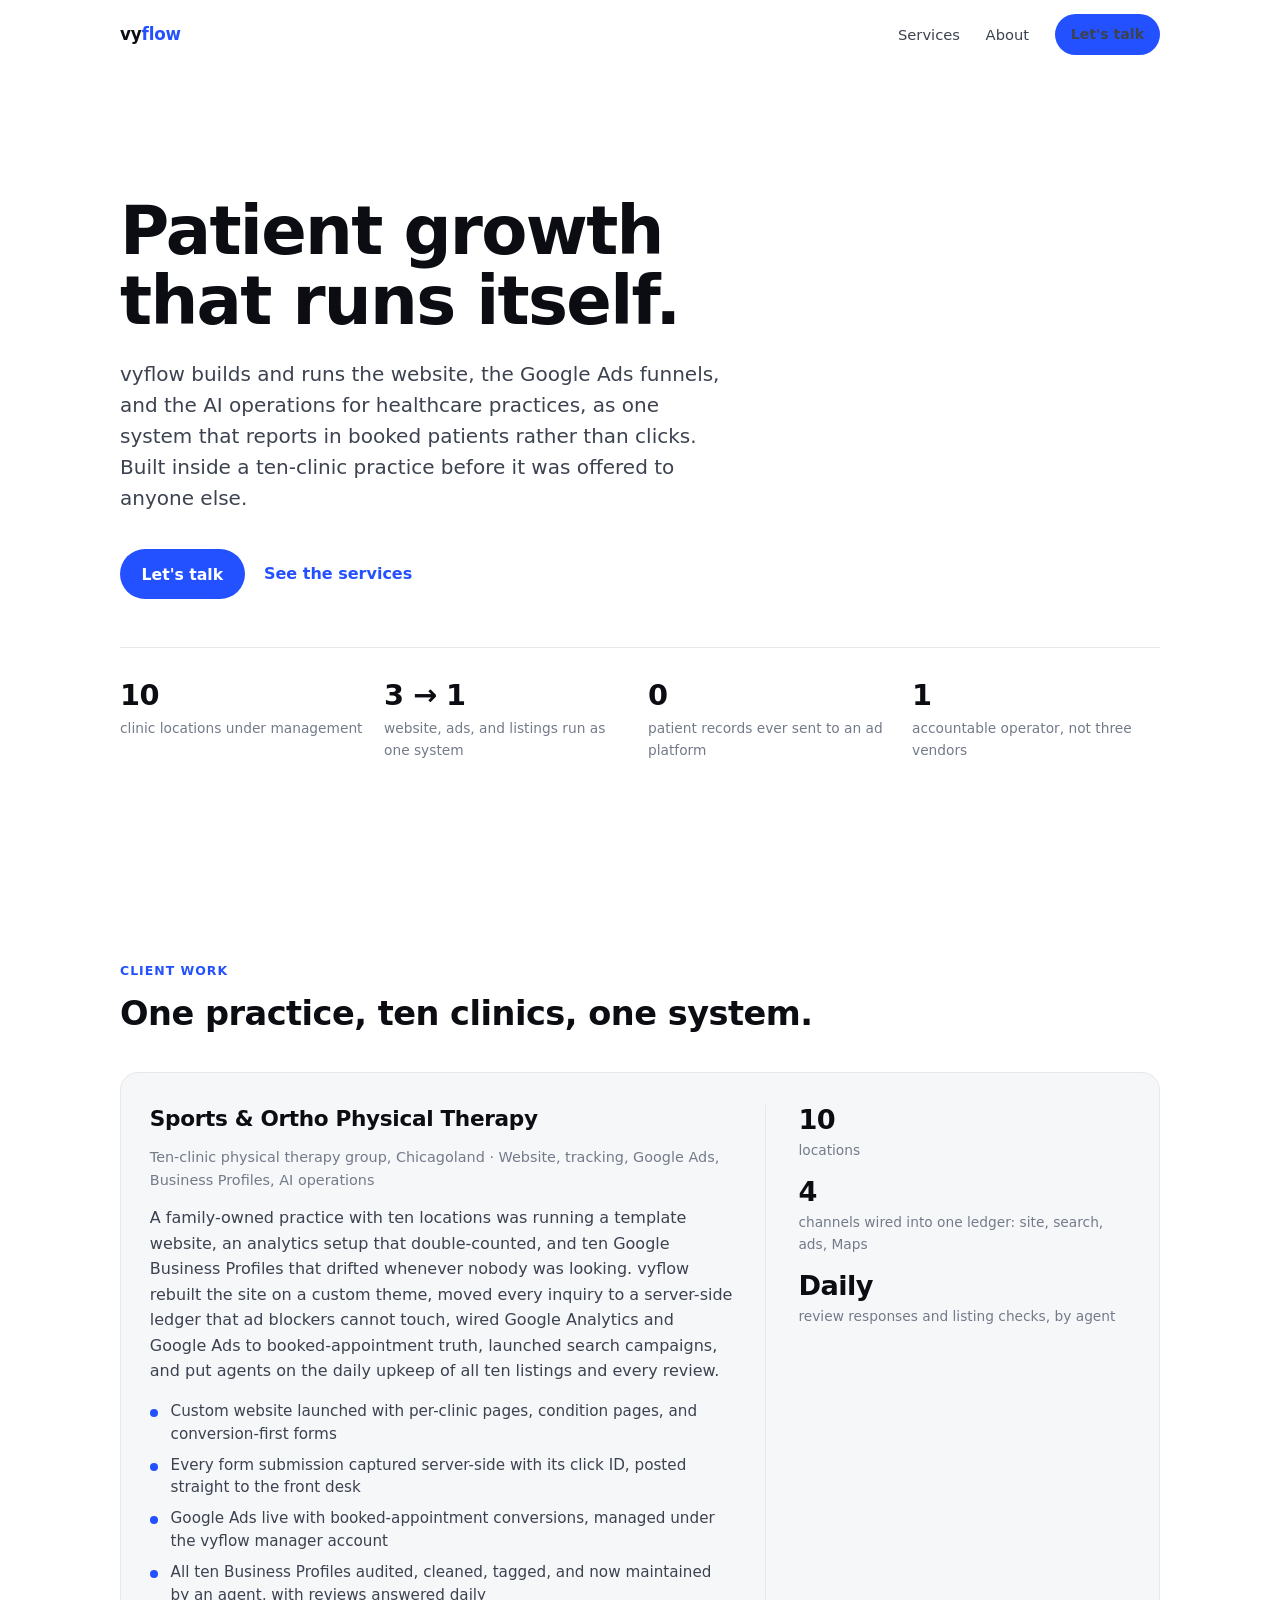
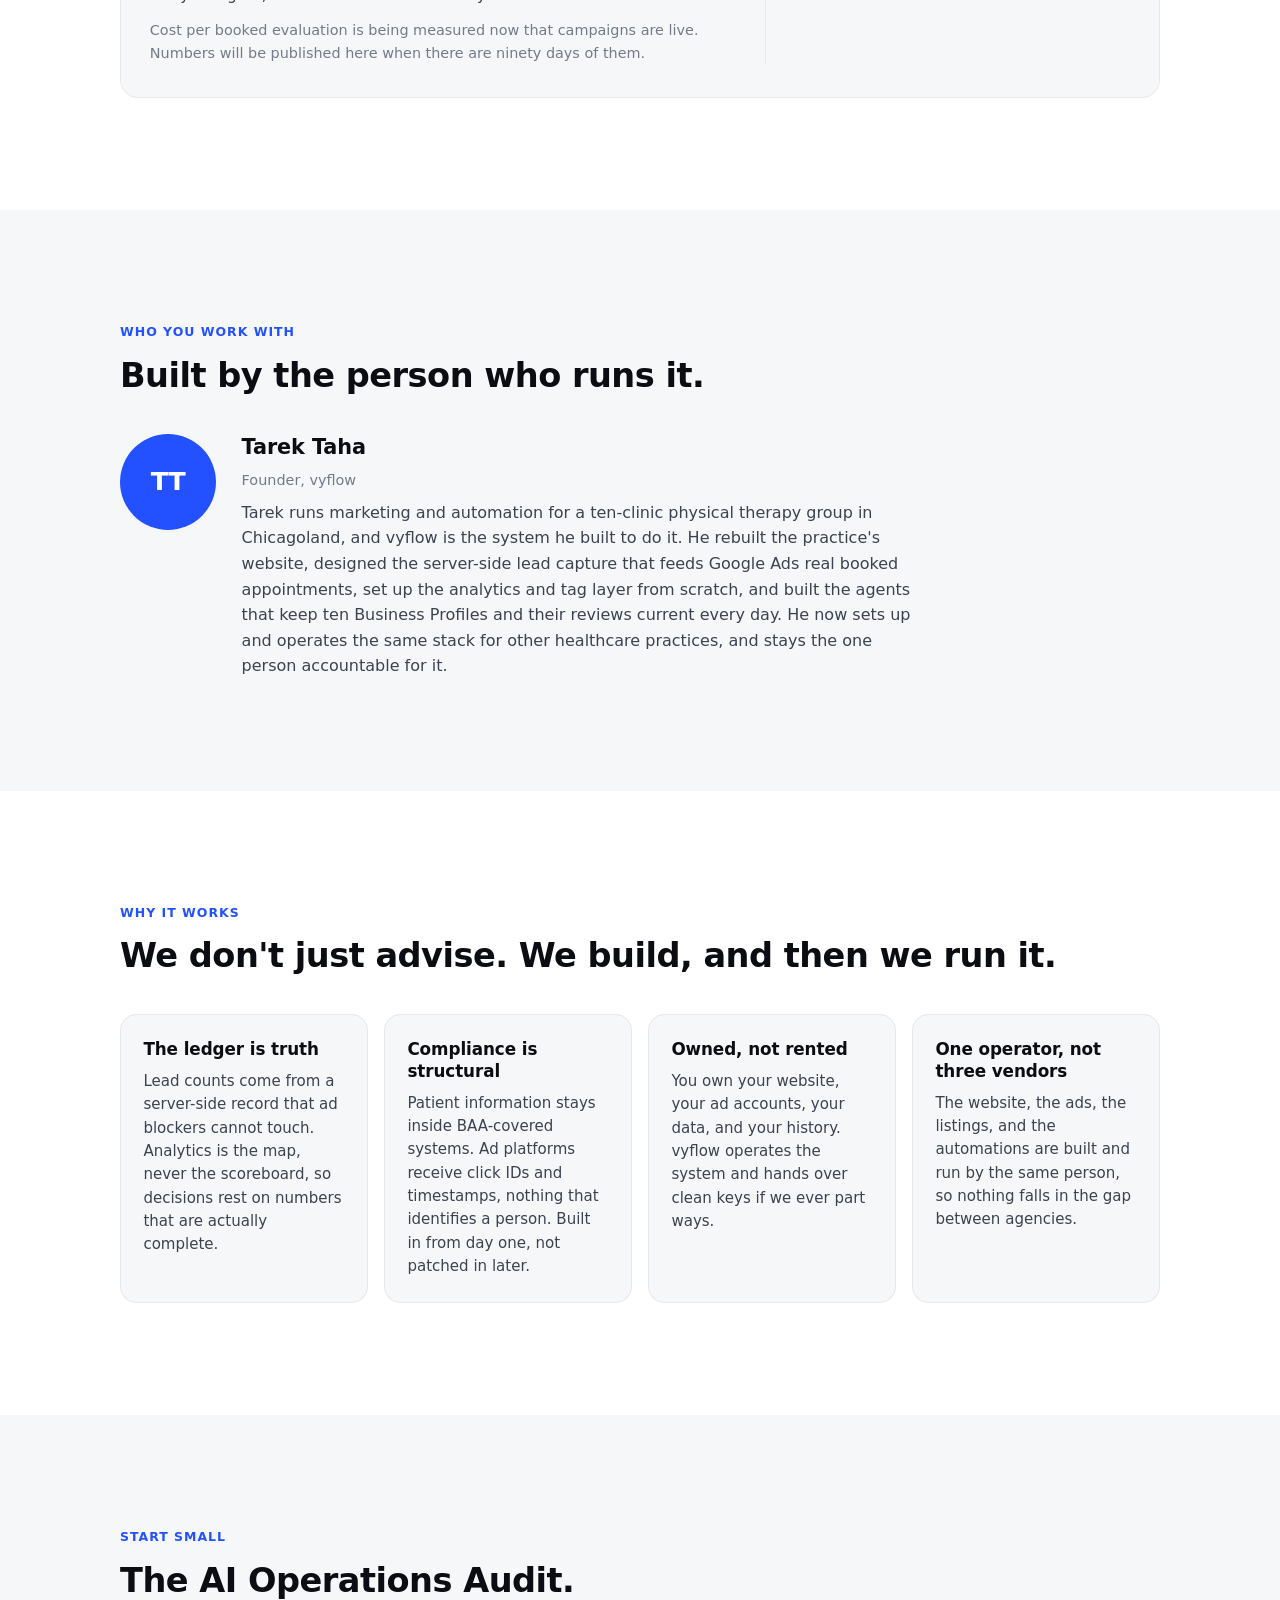
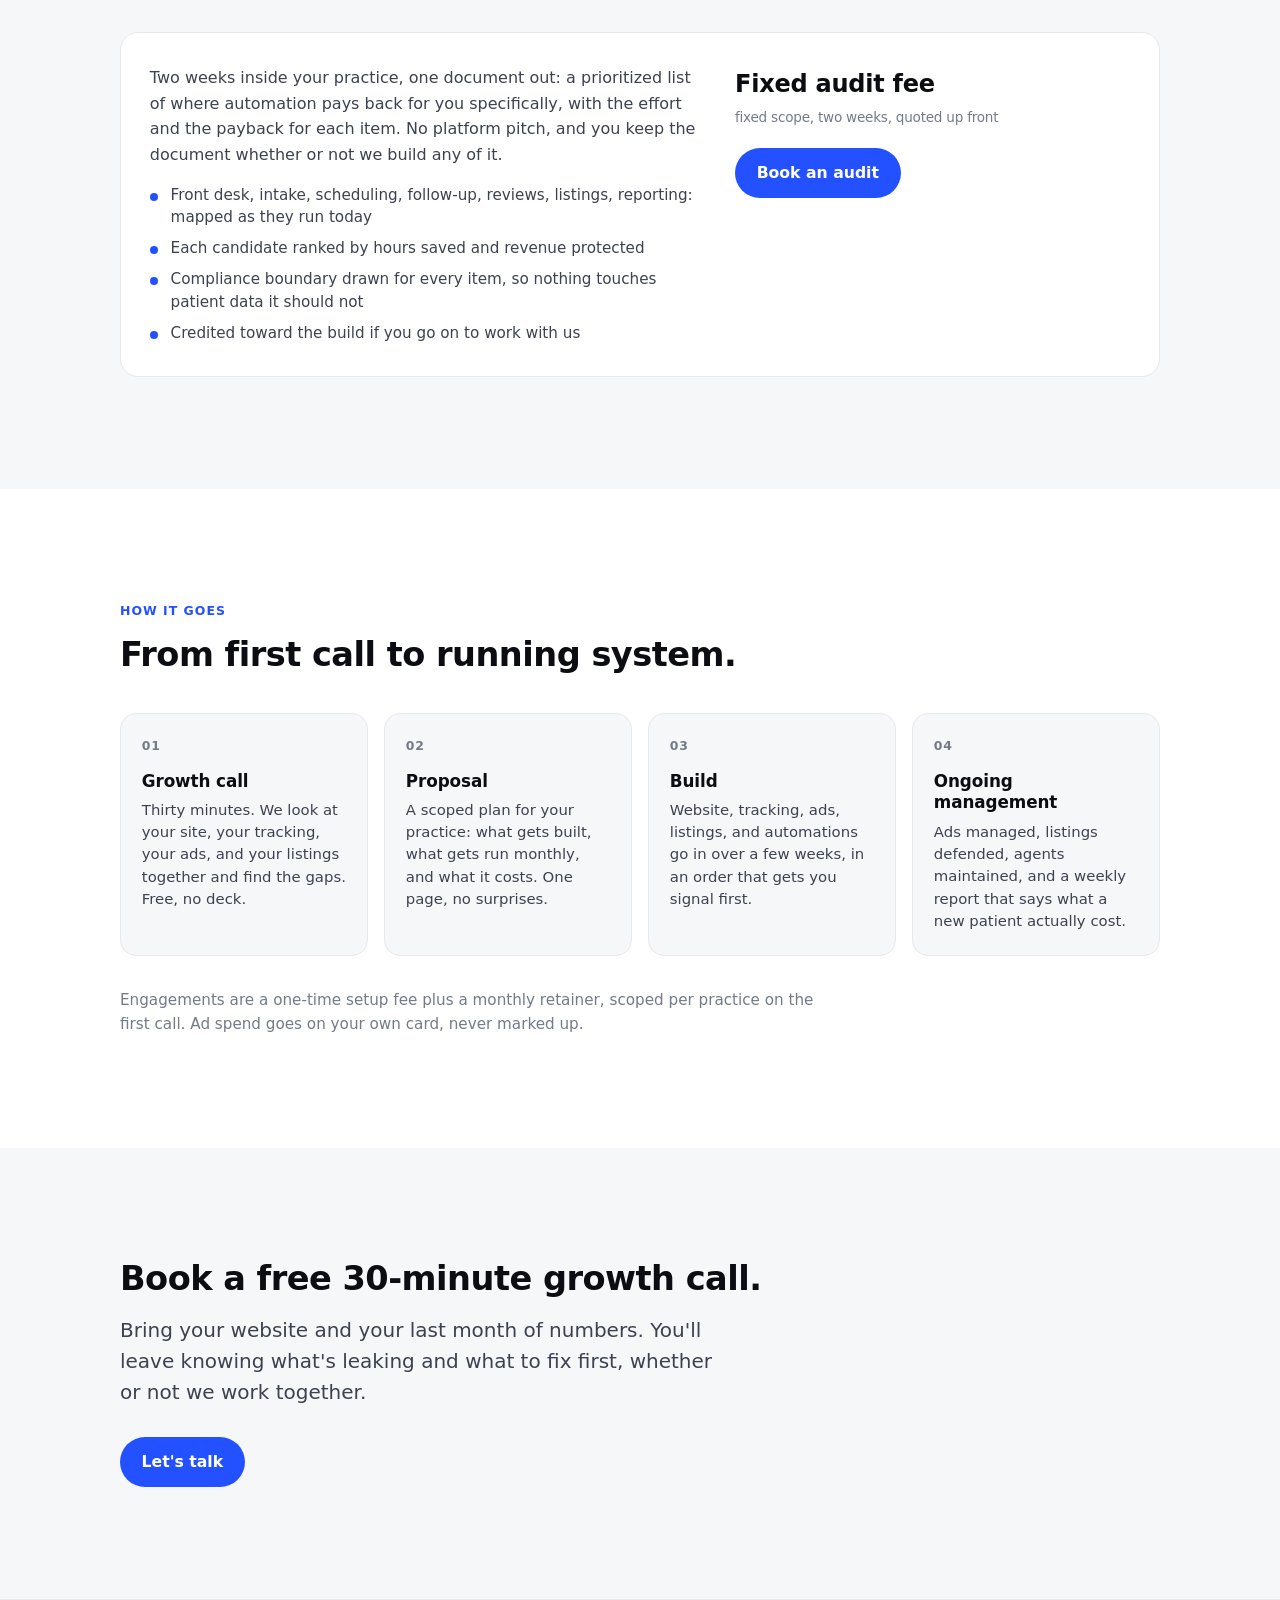
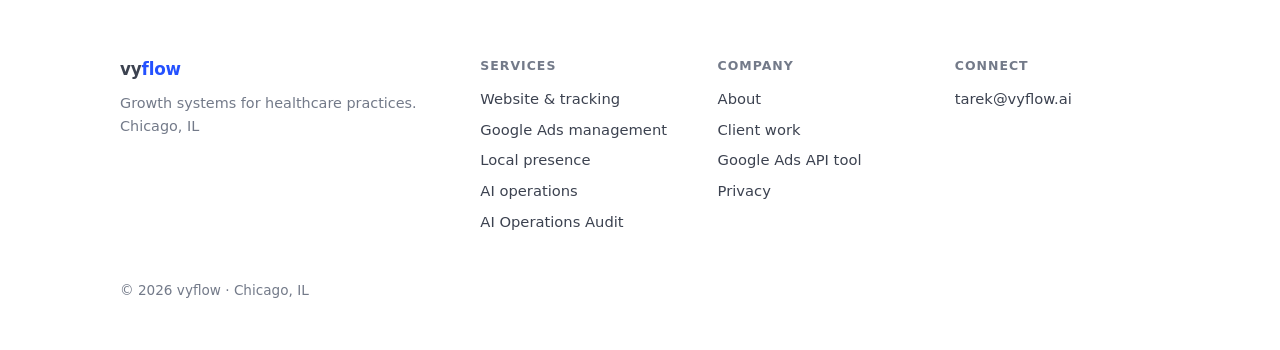
<file: index.html>
<!doctype html>
<html lang="en">
<head>
<meta charset="utf-8">
<meta name="viewport" content="width=device-width, initial-scale=1">
<title>vyflow · Patient growth that runs itself</title>
<meta name="description" content="vyflow builds and runs the website, the Google Ads funnels, and the AI operations for healthcare practices, as one system that reports in booked patients.">
<link rel="stylesheet" href="/site.css">
</head>
<body>

<nav class="nav" id="nav">
  <div class="nav-inner">
    <a class="logo" href="/">vy<span>flow</span></a>
    <div class="nav-links">
      <a href="/services.html">Services</a>
      <a href="/#about">About</a>
      <a class="btn small" href="mailto:tarek@vyflow.ai?subject=Let%27s%20talk">Let's talk</a>
    </div>
  </div>
</nav>

<header class="hero">
  <div class="wrap">
    <h1 class="reveal">Patient growth that runs itself.</h1>
    <p class="lead reveal d1">vyflow builds and runs the website, the Google Ads funnels, and the AI operations for healthcare practices, as one system that reports in booked patients rather than clicks. Built inside a ten-clinic practice before it was offered to anyone else.</p>
    <div class="btn-row reveal d2">
      <a class="btn" href="mailto:tarek@vyflow.ai?subject=Let%27s%20talk">Let's talk</a>
      <a class="quiet" href="/services.html">See the services</a>
    </div>
    <div class="stats reveal d2">
      <div class="stat"><span class="v">10</span><span class="k">clinic locations under management</span></div>
      <div class="stat"><span class="v">3 → 1</span><span class="k">website, ads, and listings run as one system</span></div>
      <div class="stat"><span class="v">0</span><span class="k">patient records ever sent to an ad platform</span></div>
      <div class="stat"><span class="v">1</span><span class="k">accountable operator, not three vendors</span></div>
    </div>
  </div>
</header>

<section id="work">
  <div class="wrap">
    <div class="eyebrow">Client work</div>
    <h2>One practice, ten clinics, one system.</h2>
    <div class="case">
      <div class="case-body">
        <h3>Sports &amp; Ortho Physical Therapy</h3>
        <p class="meta">Ten-clinic physical therapy group, Chicagoland · Website, tracking, Google Ads, Business Profiles, AI operations</p>
        <p>A family-owned practice with ten locations was running a template website, an analytics setup that double-counted, and ten Google Business Profiles that drifted whenever nobody was looking. vyflow rebuilt the site on a custom theme, moved every inquiry to a server-side ledger that ad blockers cannot touch, wired Google Analytics and Google Ads to booked-appointment truth, launched search campaigns, and put agents on the daily upkeep of all ten listings and every review.</p>
        <ul class="ticks">
          <li>Custom website launched with per-clinic pages, condition pages, and conversion-first forms</li>
          <li>Every form submission captured server-side with its click ID, posted straight to the front desk</li>
          <li>Google Ads live with booked-appointment conversions, managed under the vyflow manager account</li>
          <li>All ten Business Profiles audited, cleaned, tagged, and now maintained by an agent, with reviews answered daily</li>
        </ul>
        <p class="meta">Cost per booked evaluation is being measured now that campaigns are live. Numbers will be published here when there are ninety days of them.</p>
      </div>
      <div class="case-side">
        <div class="case-stat"><span class="v">10</span><span class="k">locations</span></div>
        <div class="case-stat"><span class="v">4</span><span class="k">channels wired into one ledger: site, search, ads, Maps</span></div>
        <div class="case-stat"><span class="v">Daily</span><span class="k">review responses and listing checks, by agent</span></div>
      </div>
    </div>
  </div>
</section>

<section id="about" class="alt">
  <div class="wrap">
    <div class="eyebrow">Who you work with</div>
    <h2>Built by the person who runs it.</h2>
    <div class="team">
      <div class="person">
        <div class="avatar" aria-hidden="true">TT</div>
        <div>
          <h3>Tarek Taha</h3>
          <p class="meta">Founder, vyflow</p>
          <p>Tarek runs marketing and automation for a ten-clinic physical therapy group in Chicagoland, and vyflow is the system he built to do it. He rebuilt the practice's website, designed the server-side lead capture that feeds Google Ads real booked appointments, set up the analytics and tag layer from scratch, and built the agents that keep ten Business Profiles and their reviews current every day. He now sets up and operates the same stack for other healthcare practices, and stays the one person accountable for it.</p>
        </div>
      </div>
    </div>
  </div>
</section>

<section id="build">
  <div class="wrap">
    <div class="eyebrow">Why it works</div>
    <h2>We don't just advise. We build, and then we run it.</h2>
    <div class="grid">
      <div class="card">
        <h3>The ledger is truth</h3>
        <p>Lead counts come from a server-side record that ad blockers cannot touch. Analytics is the map, never the scoreboard, so decisions rest on numbers that are actually complete.</p>
      </div>
      <div class="card">
        <h3>Compliance is structural</h3>
        <p>Patient information stays inside BAA-covered systems. Ad platforms receive click IDs and timestamps, nothing that identifies a person. Built in from day one, not patched in later.</p>
      </div>
      <div class="card">
        <h3>Owned, not rented</h3>
        <p>You own your website, your ad accounts, your data, and your history. vyflow operates the system and hands over clean keys if we ever part ways.</p>
      </div>
      <div class="card">
        <h3>One operator, not three vendors</h3>
        <p>The website, the ads, the listings, and the automations are built and run by the same person, so nothing falls in the gap between agencies.</p>
      </div>
    </div>
  </div>
</section>

<section id="audit" class="alt">
  <div class="wrap">
    <div class="eyebrow">Start small</div>
    <h2>The AI Operations Audit.</h2>
    <div class="offer">
      <div>
        <p>Two weeks inside your practice, one document out: a prioritized list of where automation pays back for you specifically, with the effort and the payback for each item. No platform pitch, and you keep the document whether or not we build any of it.</p>
        <ul class="ticks">
          <li>Front desk, intake, scheduling, follow-up, reviews, listings, reporting: mapped as they run today</li>
          <li>Each candidate ranked by hours saved and revenue protected</li>
          <li>Compliance boundary drawn for every item, so nothing touches patient data it should not</li>
          <li>Credited toward the build if you go on to work with us</li>
        </ul>
      </div>
      <div>
        <div class="price">Fixed audit fee<small>fixed scope, two weeks, quoted up front</small></div>
        <p style="margin-top:1.2rem"><a class="btn" href="mailto:tarek@vyflow.ai?subject=AI%20Operations%20Audit">Book an audit</a></p>
      </div>
    </div>
  </div>
</section>

<section id="process">
  <div class="wrap">
    <div class="eyebrow">How it goes</div>
    <h2>From first call to running system.</h2>
    <ol class="steps">
      <li><h3>Growth call</h3><p>Thirty minutes. We look at your site, your tracking, your ads, and your listings together and find the gaps. Free, no deck.</p></li>
      <li><h3>Proposal</h3><p>A scoped plan for your practice: what gets built, what gets run monthly, and what it costs. One page, no surprises.</p></li>
      <li><h3>Build</h3><p>Website, tracking, ads, listings, and automations go in over a few weeks, in an order that gets you signal first.</p></li>
      <li><h3>Ongoing management</h3><p>Ads managed, listings defended, agents maintained, and a weekly report that says what a new patient actually cost.</p></li>
    </ol>
    <p class="engage">Engagements are a one-time setup fee plus a monthly retainer, scoped per practice on the first call. Ad spend goes on your own card, never marked up.</p>
  </div>
</section>

<section id="cta" class="final">
  <div class="wrap">
    <h2>Book a free 30-minute growth call.</h2>
    <p class="lead">Bring your website and your last month of numbers. You'll leave knowing what's leaking and what to fix first, whether or not we work together.</p>
    <p style="margin-top:1.8rem"><a class="btn" href="mailto:tarek@vyflow.ai?subject=Growth%20call">Let's talk</a></p>
  </div>
</section>

<footer>
  <div class="wrap foot-cols">
    <div>
      <a class="logo" href="/">vy<span>flow</span></a>
      <p class="meta" style="margin-top:0.6rem">Growth systems for healthcare practices.<br>Chicago, IL</p>
    </div>
    <div>
      <h4>Services</h4>
      <a href="/services.html#website">Website &amp; tracking</a>
      <a href="/services.html#ads">Google Ads management</a>
      <a href="/services.html#local">Local presence</a>
      <a href="/services.html#ai">AI operations</a>
      <a href="/services.html#audit">AI Operations Audit</a>
    </div>
    <div>
      <h4>Company</h4>
      <a href="/#about">About</a>
      <a href="/#work">Client work</a>
      <a href="/google-ads-api.html">Google Ads API tool</a>
      <a href="/privacy.html">Privacy</a>
    </div>
    <div>
      <h4>Connect</h4>
      <a href="mailto:tarek@vyflow.ai">tarek@vyflow.ai</a>
    </div>
  </div>
  <div class="wrap copy">© 2026 vyflow · Chicago, IL</div>
</footer>

<script>
  const nav = document.getElementById('nav');
  addEventListener('scroll', () => nav.classList.toggle('is-scrolled', scrollY > 8), { passive: true });
</script>
</body>
</html>
</file>
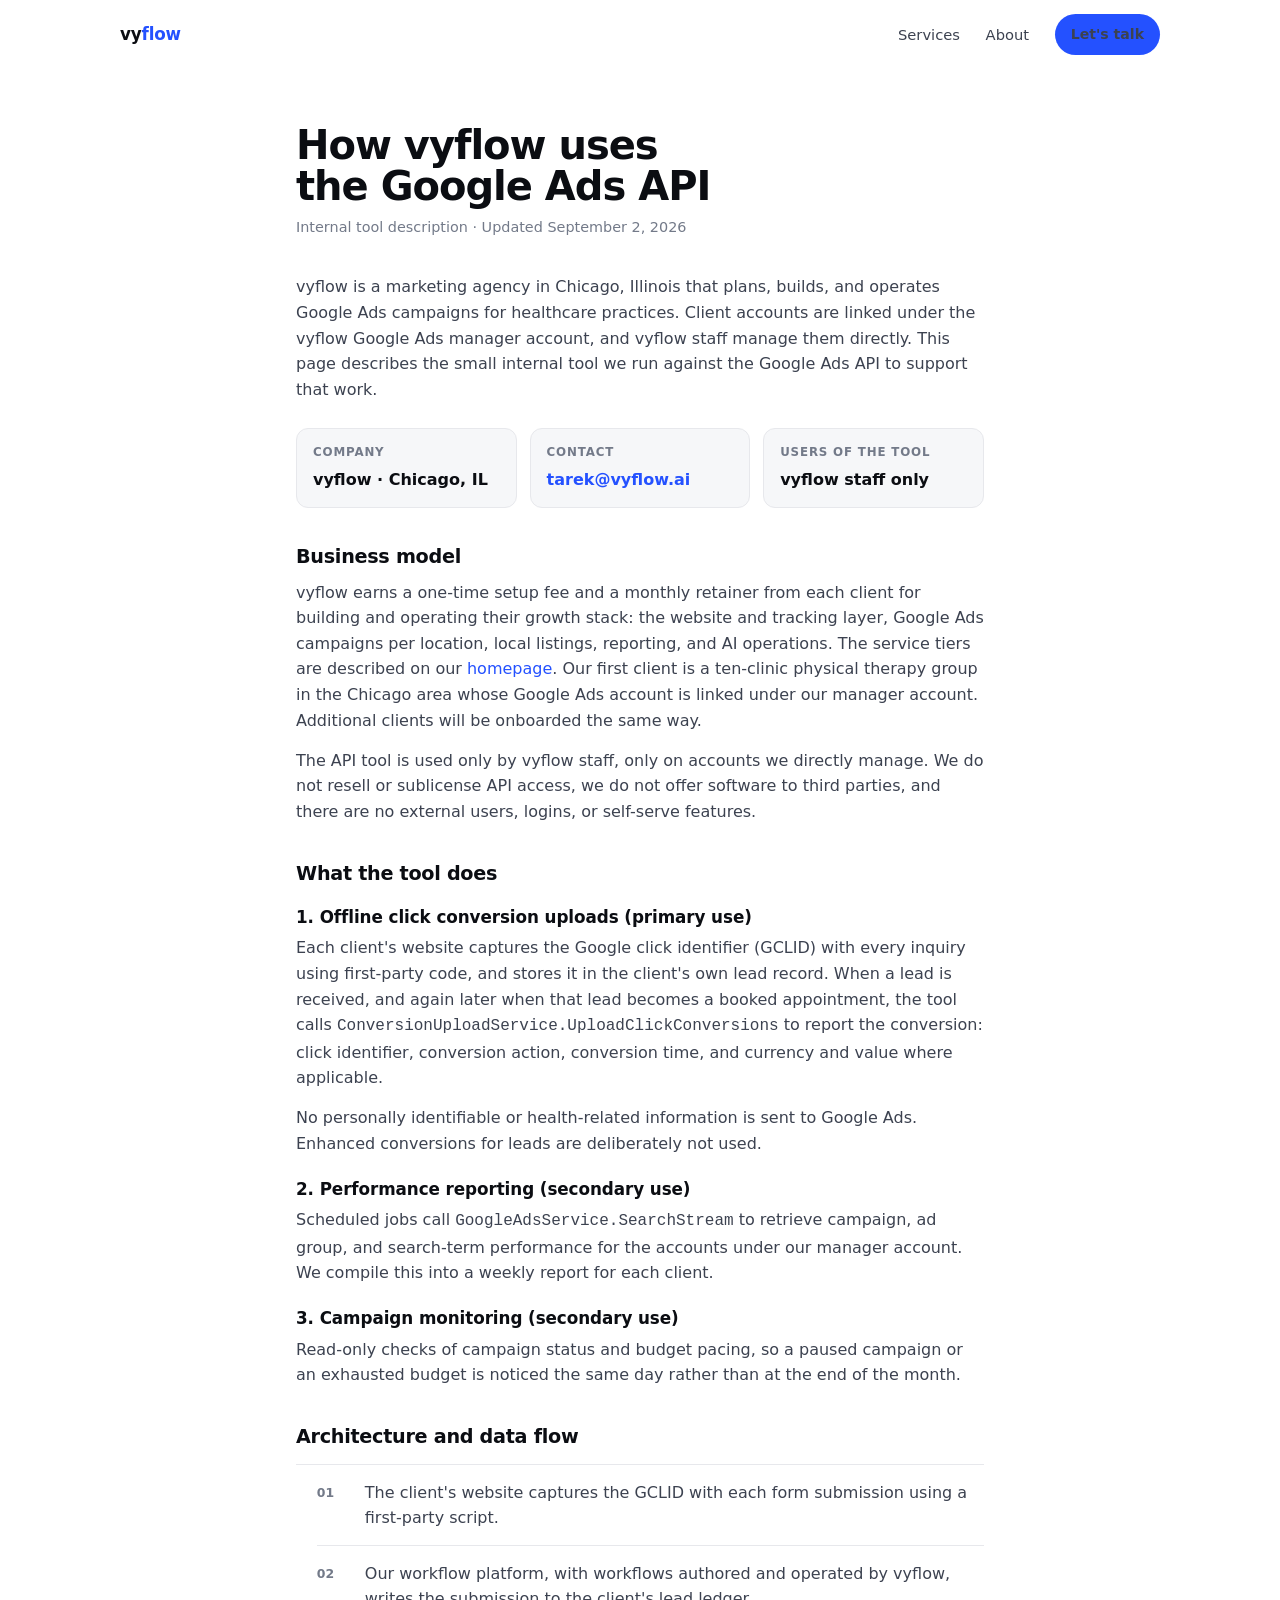
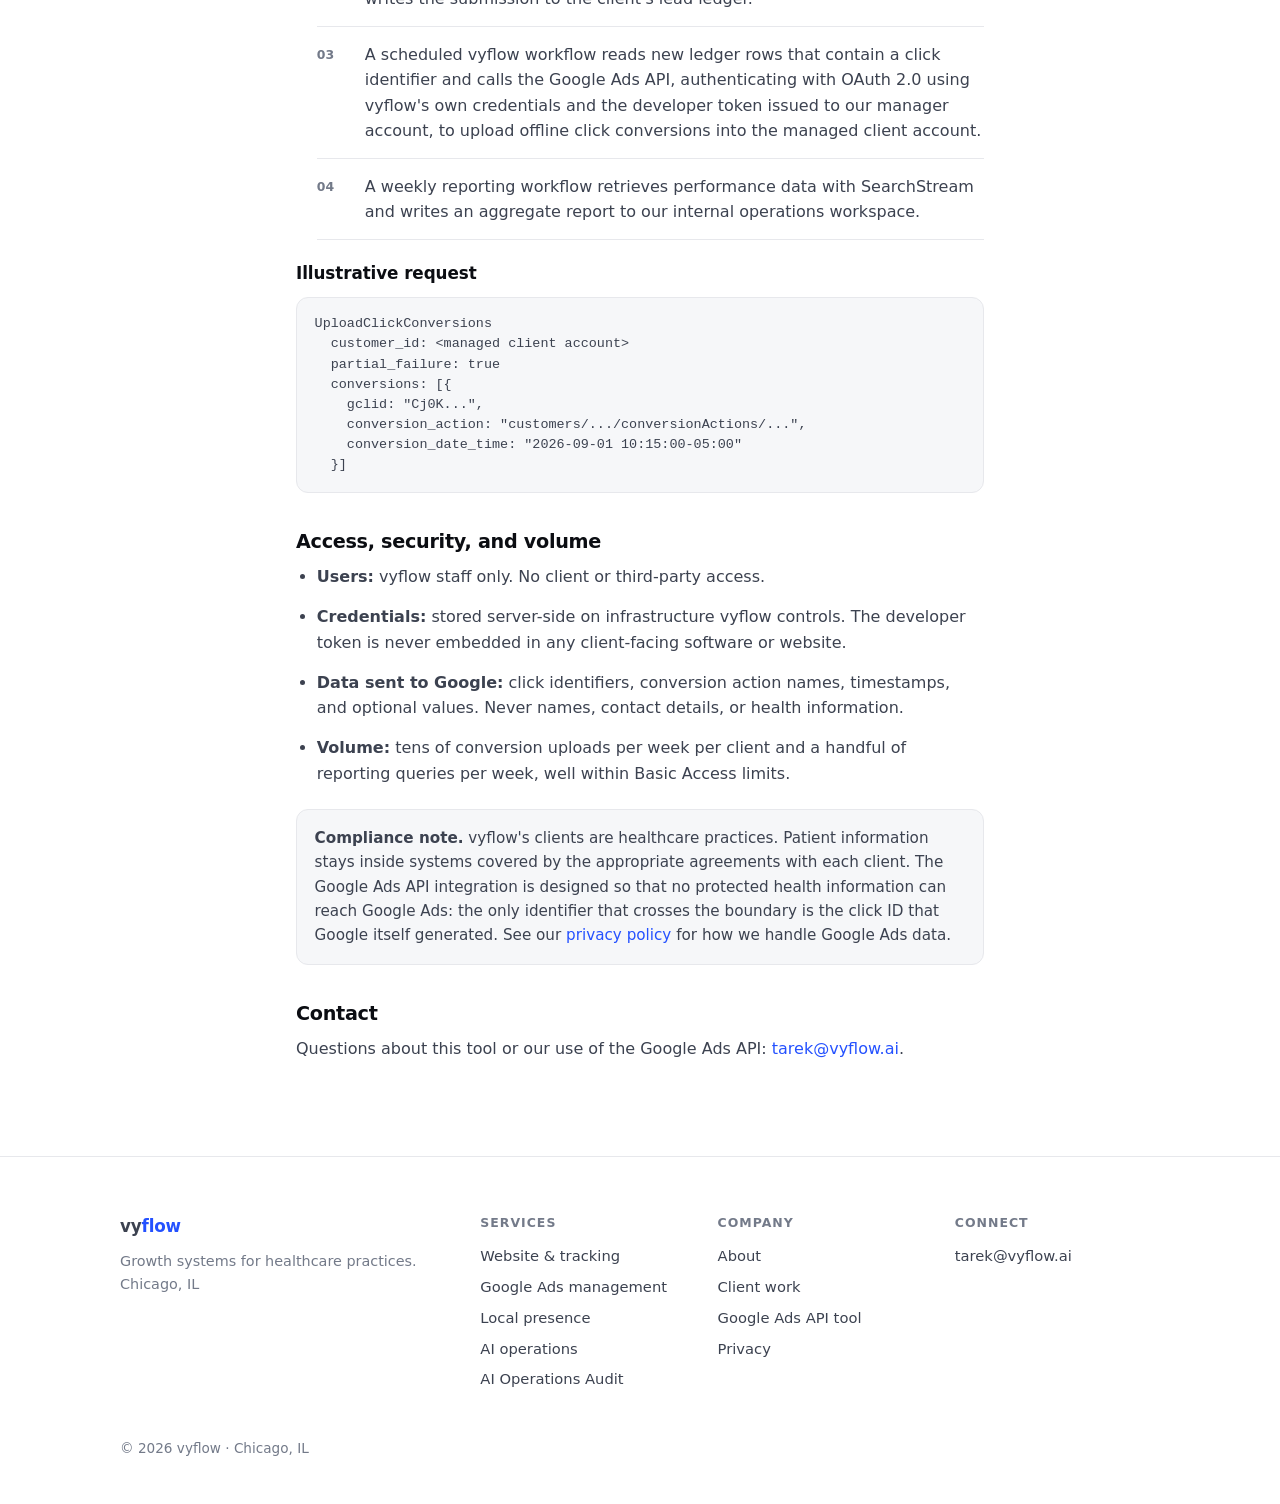
<file: google-ads-api.html>
<!doctype html>
<html lang="en">
<head>
<meta charset="utf-8">
<meta name="viewport" content="width=device-width, initial-scale=1">
<title>Google Ads API Tool · vyflow</title>
<meta name="description" content="How vyflow uses the Google Ads API: an internal tool that uploads offline conversions and pulls performance reports for the client accounts vyflow manages under its manager account.">
<link rel="stylesheet" href="/site.css">
<style>
  .facts { display:grid; grid-template-columns:repeat(auto-fit,minmax(13rem,1fr)); gap:0.8rem; margin:1.6rem 0 0.4rem; }
  .fact { background:var(--surface); border:1px solid var(--line); border-radius:12px; padding:0.9rem 1rem; }
  .fact .k { display:block; font-size:0.74rem; font-weight:600; letter-spacing:0.07em; text-transform:uppercase; color:var(--muted); margin-bottom:0.3rem; }
  .fact .v { color:var(--ink); font-weight:550; font-variant-numeric:tabular-nums; }
  .flow { counter-reset:step; list-style:none; padding:0; margin-top:1rem; border-top:1px solid var(--line); }
  .flow li { counter-increment:step; display:grid; grid-template-columns:2.2rem 1fr; gap:0.8rem; padding:0.9rem 0; border-bottom:1px solid var(--line); margin:0; }
  .flow li::before { content:counter(step,decimal-leading-zero); font-size:0.78rem; font-weight:600; color:var(--muted); padding-top:0.2rem; font-variant-numeric:tabular-nums; }
  pre { background:var(--surface); border:1px solid var(--line); border-radius:12px; padding:1rem 1.1rem; overflow-x:auto; font-size:0.84rem; line-height:1.5; margin:0.8rem 0 1.2rem; }
  code { font-family:ui-monospace,SFMono-Regular,Menlo,monospace; }
  .note { background:var(--surface); border:1px solid var(--line); border-radius:12px; padding:1rem 1.1rem; margin:1.4rem 0; font-size:0.95rem; }
</style>
</head>
<body>
<nav class="nav" id="nav">
  <div class="nav-inner">
    <a class="logo" href="/">vy<span>flow</span></a>
    <div class="nav-links">
      <a href="/services.html">Services</a>
      <a href="/#about">About</a>
      <a class="btn small" href="mailto:tarek@vyflow.ai?subject=Let%27s%20talk">Let's talk</a>
    </div>
  </div>
</nav>
<div class="doc">
  <h1>How vyflow uses the Google Ads API</h1>
  <p class="meta">Internal tool description · Updated September 2, 2026</p>

  <p>vyflow is a marketing agency in Chicago, Illinois that plans, builds, and operates Google Ads campaigns for healthcare practices. Client accounts are linked under the vyflow Google Ads manager account, and vyflow staff manage them directly. This page describes the small internal tool we run against the Google Ads API to support that work.</p>

  <div class="facts">
    <div class="fact"><span class="k">Company</span><span class="v">vyflow · Chicago, IL</span></div>
    <div class="fact"><span class="k">Contact</span><span class="v"><a href="mailto:tarek@vyflow.ai">tarek@vyflow.ai</a></span></div>
    <div class="fact"><span class="k">Users of the tool</span><span class="v">vyflow staff only</span></div>
  </div>

  <h2>Business model</h2>
  <p>vyflow earns a one-time setup fee and a monthly retainer from each client for building and operating their growth stack: the website and tracking layer, Google Ads campaigns per location, local listings, reporting, and AI operations. The service tiers are described on our <a href="/#services">homepage</a>. Our first client is a ten-clinic physical therapy group in the Chicago area whose Google Ads account is linked under our manager account. Additional clients will be onboarded the same way.</p>
  <p>The API tool is used only by vyflow staff, only on accounts we directly manage. We do not resell or sublicense API access, we do not offer software to third parties, and there are no external users, logins, or self-serve features.</p>

  <h2>What the tool does</h2>

  <h3>1. Offline click conversion uploads (primary use)</h3>
  <p>Each client's website captures the Google click identifier (GCLID) with every inquiry using first-party code, and stores it in the client's own lead record. When a lead is received, and again later when that lead becomes a booked appointment, the tool calls <code>ConversionUploadService.UploadClickConversions</code> to report the conversion: click identifier, conversion action, conversion time, and currency and value where applicable.</p>
  <p>No personally identifiable or health-related information is sent to Google Ads. Enhanced conversions for leads are deliberately not used.</p>

  <h3>2. Performance reporting (secondary use)</h3>
  <p>Scheduled jobs call <code>GoogleAdsService.SearchStream</code> to retrieve campaign, ad group, and search-term performance for the accounts under our manager account. We compile this into a weekly report for each client.</p>

  <h3>3. Campaign monitoring (secondary use)</h3>
  <p>Read-only checks of campaign status and budget pacing, so a paused campaign or an exhausted budget is noticed the same day rather than at the end of the month.</p>

  <h2>Architecture and data flow</h2>
  <ol class="flow">
    <li>The client's website captures the GCLID with each form submission using a first-party script.</li>
    <li>Our workflow platform, with workflows authored and operated by vyflow, writes the submission to the client's lead ledger.</li>
    <li>A scheduled vyflow workflow reads new ledger rows that contain a click identifier and calls the Google Ads API, authenticating with OAuth 2.0 using vyflow's own credentials and the developer token issued to our manager account, to upload offline click conversions into the managed client account.</li>
    <li>A weekly reporting workflow retrieves performance data with SearchStream and writes an aggregate report to our internal operations workspace.</li>
  </ol>

  <h3>Illustrative request</h3>
  <pre><code>UploadClickConversions
  customer_id: &lt;managed client account&gt;
  partial_failure: true
  conversions: [{
    gclid: "Cj0K...",
    conversion_action: "customers/.../conversionActions/...",
    conversion_date_time: "2026-09-01 10:15:00-05:00"
  }]</code></pre>

  <h2>Access, security, and volume</h2>
  <ul>
    <li><strong>Users:</strong> vyflow staff only. No client or third-party access.</li>
    <li><strong>Credentials:</strong> stored server-side on infrastructure vyflow controls. The developer token is never embedded in any client-facing software or website.</li>
    <li><strong>Data sent to Google:</strong> click identifiers, conversion action names, timestamps, and optional values. Never names, contact details, or health information.</li>
    <li><strong>Volume:</strong> tens of conversion uploads per week per client and a handful of reporting queries per week, well within Basic Access limits.</li>
  </ul>

  <div class="note">
    <strong>Compliance note.</strong> vyflow's clients are healthcare practices. Patient information stays inside systems covered by the appropriate agreements with each client. The Google Ads API integration is designed so that no protected health information can reach Google Ads: the only identifier that crosses the boundary is the click ID that Google itself generated. See our <a href="/privacy.html">privacy policy</a> for how we handle Google Ads data.
  </div>

  <h2>Contact</h2>
  <p>Questions about this tool or our use of the Google Ads API: <a href="mailto:tarek@vyflow.ai">tarek@vyflow.ai</a>.</p>
</div>
<footer>
  <div class="wrap foot-cols">
    <div>
      <a class="logo" href="/">vy<span>flow</span></a>
      <p class="meta" style="margin-top:0.6rem">Growth systems for healthcare practices.<br>Chicago, IL</p>
    </div>
    <div>
      <h4>Services</h4>
      <a href="/services.html#website">Website &amp; tracking</a>
      <a href="/services.html#ads">Google Ads management</a>
      <a href="/services.html#local">Local presence</a>
      <a href="/services.html#ai">AI operations</a>
      <a href="/services.html#audit">AI Operations Audit</a>
    </div>
    <div>
      <h4>Company</h4>
      <a href="/#about">About</a>
      <a href="/#work">Client work</a>
      <a href="/google-ads-api.html">Google Ads API tool</a>
      <a href="/privacy.html">Privacy</a>
    </div>
    <div>
      <h4>Connect</h4>
      <a href="mailto:tarek@vyflow.ai">tarek@vyflow.ai</a>
    </div>
  </div>
  <div class="wrap copy">© 2026 vyflow · Chicago, IL</div>
</footer>
<script>
  const nav = document.getElementById('nav');
  addEventListener('scroll', () => nav.classList.toggle('is-scrolled', scrollY > 8), { passive: true });
</script>
</body>
</html>
</file>
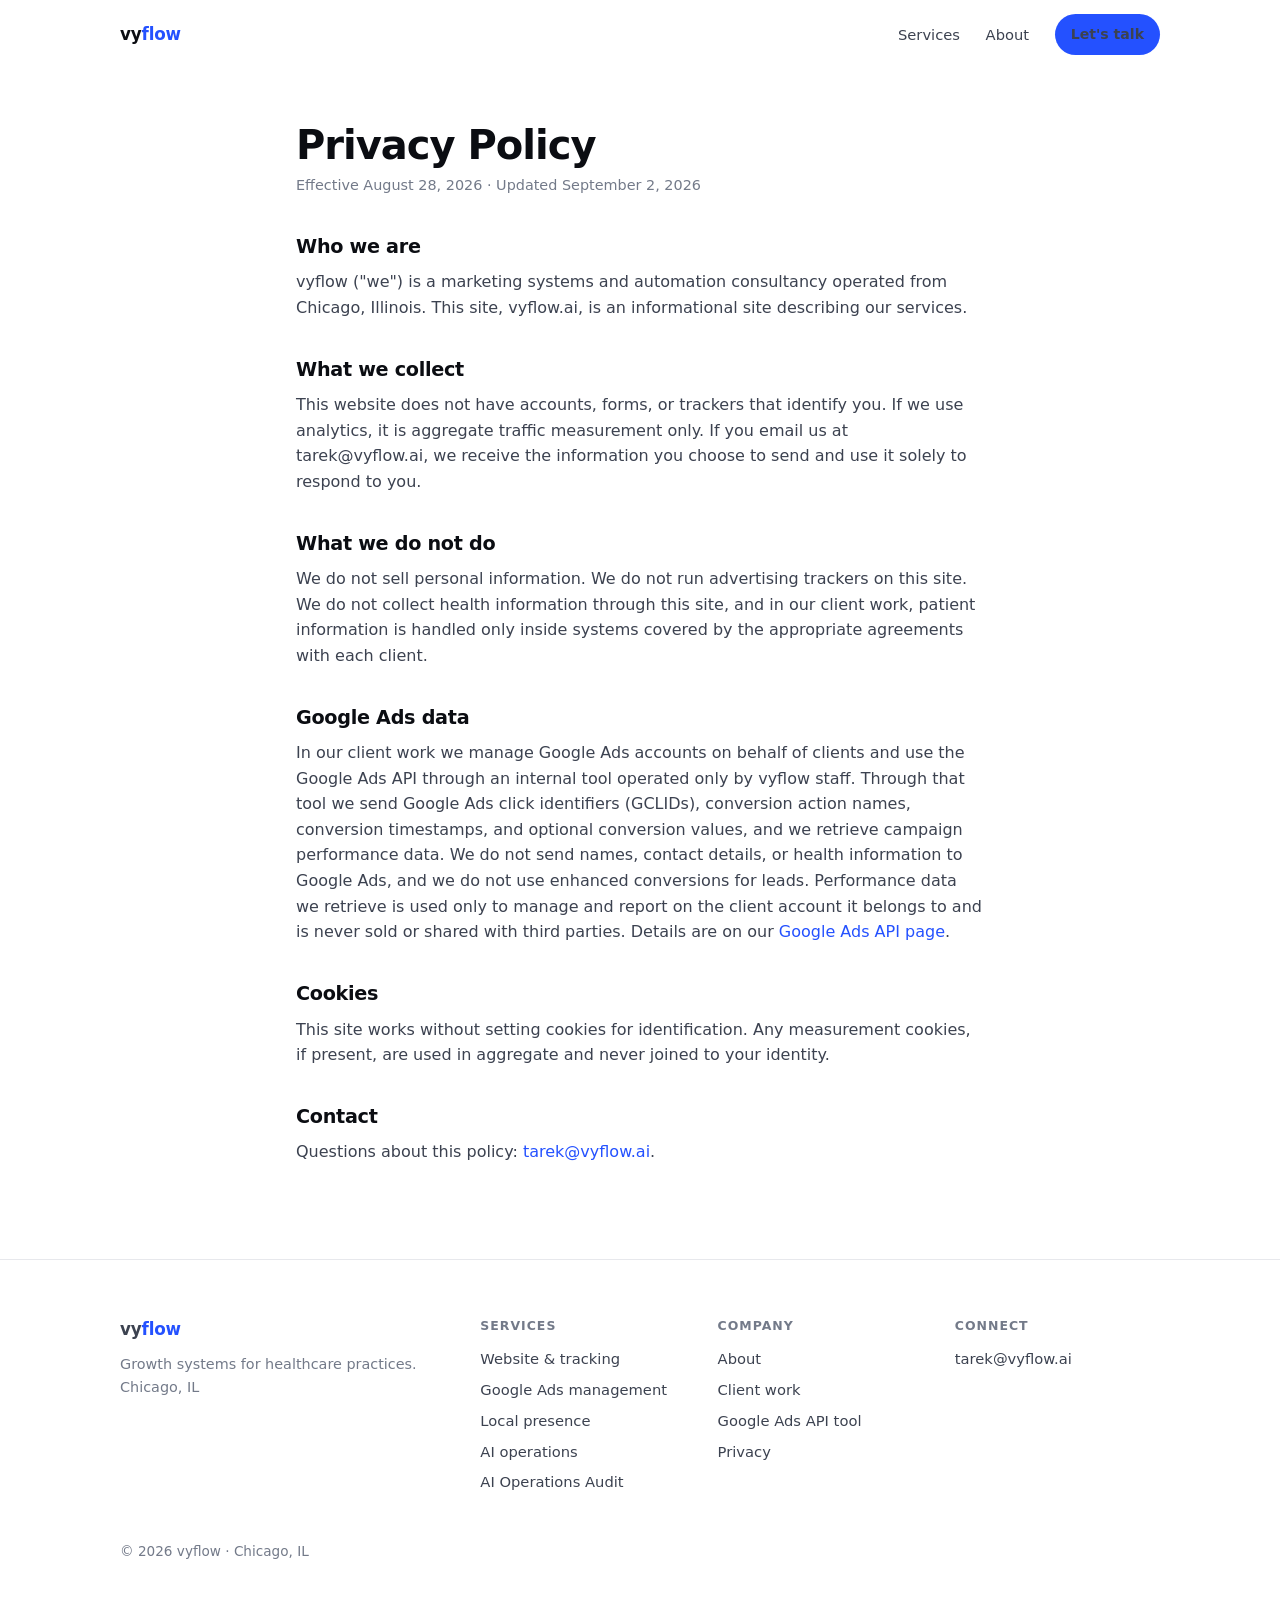
<file: privacy.html>
<!doctype html>
<html lang="en">
<head>
<meta charset="utf-8">
<meta name="viewport" content="width=device-width, initial-scale=1">
<title>Privacy Policy · vyflow</title>
<meta name="robots" content="noindex, follow">
<link rel="stylesheet" href="/site.css">
</head>
<body>
<nav class="nav" id="nav">
  <div class="nav-inner">
    <a class="logo" href="/">vy<span>flow</span></a>
    <div class="nav-links">
      <a href="/services.html">Services</a>
      <a href="/#about">About</a>
      <a class="btn small" href="mailto:tarek@vyflow.ai?subject=Let%27s%20talk">Let's talk</a>
    </div>
  </div>
</nav>
<div class="doc">
  <h1>Privacy Policy</h1>
  <p class="meta">Effective August 28, 2026 · Updated September 2, 2026</p>

  <h2>Who we are</h2>
  <p>vyflow ("we") is a marketing systems and automation consultancy operated from Chicago, Illinois. This site, vyflow.ai, is an informational site describing our services.</p>

  <h2>What we collect</h2>
  <p>This website does not have accounts, forms, or trackers that identify you. If we use analytics, it is aggregate traffic measurement only. If you email us at tarek@vyflow.ai, we receive the information you choose to send and use it solely to respond to you.</p>

  <h2>What we do not do</h2>
  <p>We do not sell personal information. We do not run advertising trackers on this site. We do not collect health information through this site, and in our client work, patient information is handled only inside systems covered by the appropriate agreements with each client.</p>

  <h2>Google Ads data</h2>
  <p>In our client work we manage Google Ads accounts on behalf of clients and use the Google Ads API through an internal tool operated only by vyflow staff. Through that tool we send Google Ads click identifiers (GCLIDs), conversion action names, conversion timestamps, and optional conversion values, and we retrieve campaign performance data. We do not send names, contact details, or health information to Google Ads, and we do not use enhanced conversions for leads. Performance data we retrieve is used only to manage and report on the client account it belongs to and is never sold or shared with third parties. Details are on our <a href="/google-ads-api.html">Google Ads API page</a>.</p>

  <h2>Cookies</h2>
  <p>This site works without setting cookies for identification. Any measurement cookies, if present, are used in aggregate and never joined to your identity.</p>

  <h2>Contact</h2>
  <p>Questions about this policy: <a href="mailto:tarek@vyflow.ai">tarek@vyflow.ai</a>.</p>
</div>
<footer>
  <div class="wrap foot-cols">
    <div>
      <a class="logo" href="/">vy<span>flow</span></a>
      <p class="meta" style="margin-top:0.6rem">Growth systems for healthcare practices.<br>Chicago, IL</p>
    </div>
    <div>
      <h4>Services</h4>
      <a href="/services.html#website">Website &amp; tracking</a>
      <a href="/services.html#ads">Google Ads management</a>
      <a href="/services.html#local">Local presence</a>
      <a href="/services.html#ai">AI operations</a>
      <a href="/services.html#audit">AI Operations Audit</a>
    </div>
    <div>
      <h4>Company</h4>
      <a href="/#about">About</a>
      <a href="/#work">Client work</a>
      <a href="/google-ads-api.html">Google Ads API tool</a>
      <a href="/privacy.html">Privacy</a>
    </div>
    <div>
      <h4>Connect</h4>
      <a href="mailto:tarek@vyflow.ai">tarek@vyflow.ai</a>
    </div>
  </div>
  <div class="wrap copy">© 2026 vyflow · Chicago, IL</div>
</footer>
<script>
  const nav = document.getElementById('nav');
  addEventListener('scroll', () => nav.classList.toggle('is-scrolled', scrollY > 8), { passive: true });
</script>
</body>
</html>
</file>
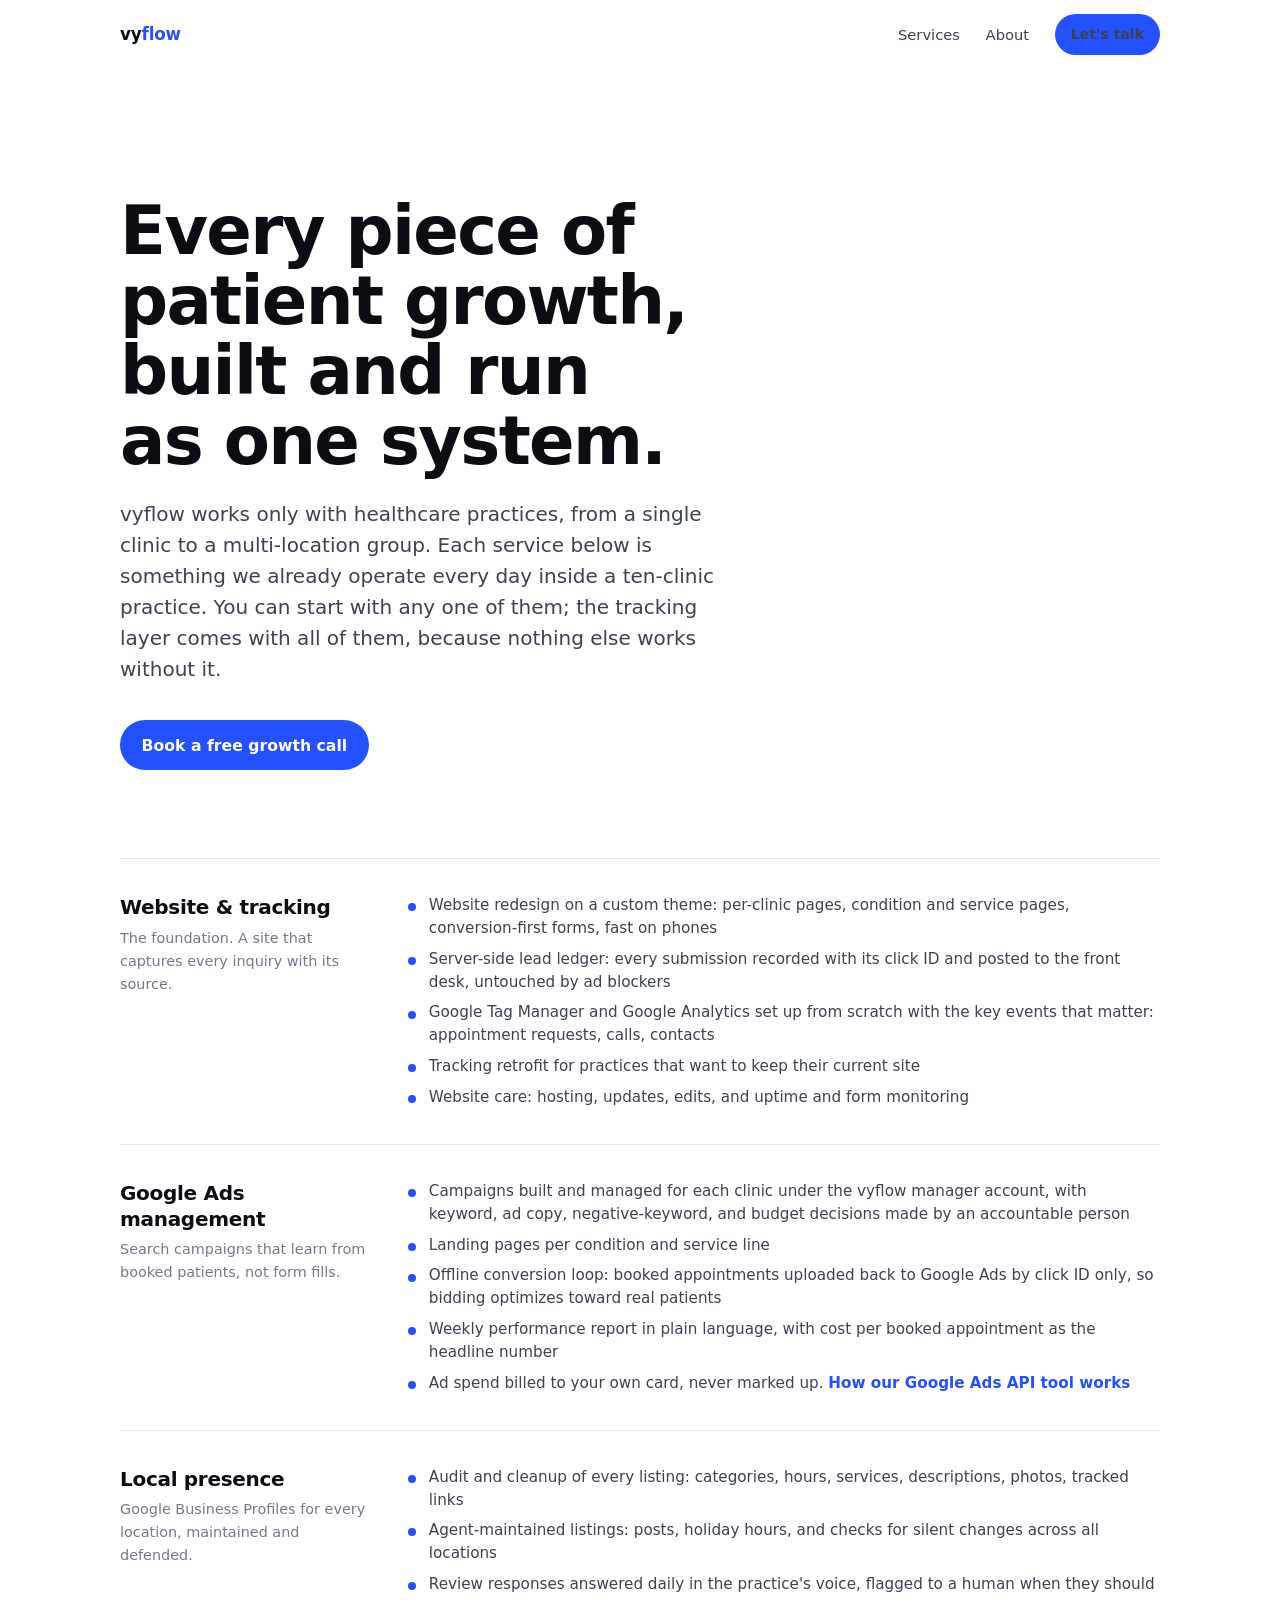
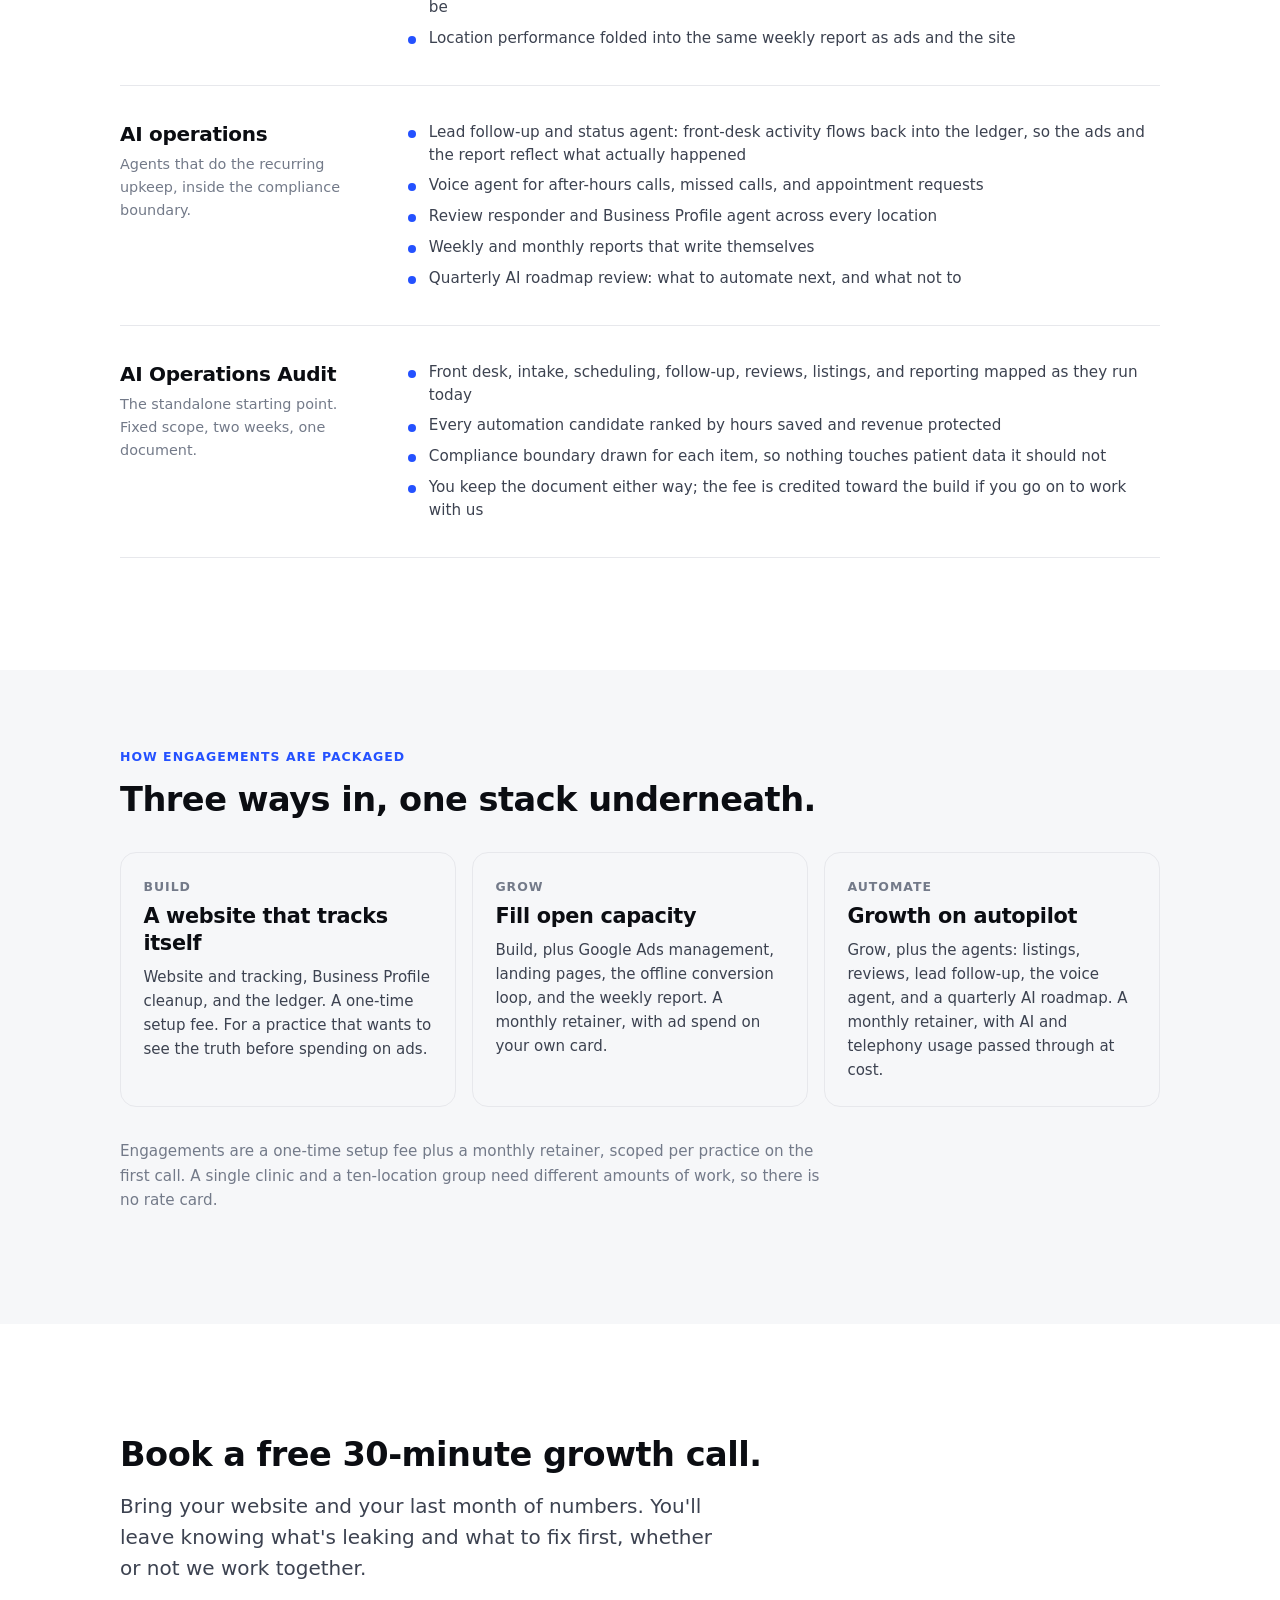
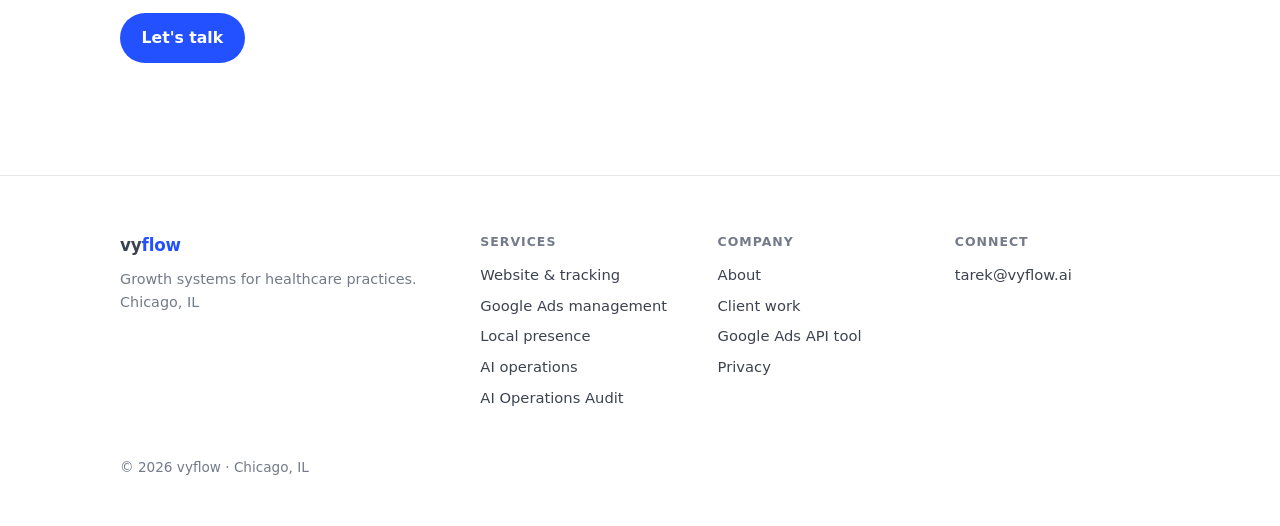
<file: services.html>
<!doctype html>
<html lang="en">
<head>
<meta charset="utf-8">
<meta name="viewport" content="width=device-width, initial-scale=1">
<title>Services · vyflow</title>
<meta name="description" content="What vyflow builds and runs for healthcare practices: the website and tracking layer, Google Ads management, local presence, AI operations, and the AI Operations Audit.">
<link rel="stylesheet" href="/site.css">
</head>
<body>

<nav class="nav" id="nav">
  <div class="nav-inner">
    <a class="logo" href="/">vy<span>flow</span></a>
    <div class="nav-links">
      <a href="/services.html">Services</a>
      <a href="/#about">About</a>
      <a class="btn small" href="mailto:tarek@vyflow.ai?subject=Let%27s%20talk">Let's talk</a>
    </div>
  </div>
</nav>

<header class="hero">
  <div class="wrap">
    <h1 class="reveal">Every piece of patient growth, built and run as one system.</h1>
    <p class="lead reveal d1">vyflow works only with healthcare practices, from a single clinic to a multi-location group. Each service below is something we already operate every day inside a ten-clinic practice. You can start with any one of them; the tracking layer comes with all of them, because nothing else works without it.</p>
    <div class="btn-row reveal d2">
      <a class="btn" href="mailto:tarek@vyflow.ai?subject=Growth%20call">Book a free growth call</a>
    </div>
  </div>
</header>

<section style="padding-top:0">
  <div class="wrap">

    <div class="svc" id="website">
      <div>
        <h3>Website &amp; tracking</h3>
        <p class="meta">The foundation. A site that captures every inquiry with its source.</p>
      </div>
      <ul class="ticks">
        <li>Website redesign on a custom theme: per-clinic pages, condition and service pages, conversion-first forms, fast on phones</li>
        <li>Server-side lead ledger: every submission recorded with its click ID and posted to the front desk, untouched by ad blockers</li>
        <li>Google Tag Manager and Google Analytics set up from scratch with the key events that matter: appointment requests, calls, contacts</li>
        <li>Tracking retrofit for practices that want to keep their current site</li>
        <li>Website care: hosting, updates, edits, and uptime and form monitoring</li>
      </ul>
    </div>

    <div class="svc" id="ads">
      <div>
        <h3>Google Ads management</h3>
        <p class="meta">Search campaigns that learn from booked patients, not form fills.</p>
      </div>
      <ul class="ticks">
        <li>Campaigns built and managed for each clinic under the vyflow manager account, with keyword, ad copy, negative-keyword, and budget decisions made by an accountable person</li>
        <li>Landing pages per condition and service line</li>
        <li>Offline conversion loop: booked appointments uploaded back to Google Ads by click ID only, so bidding optimizes toward real patients</li>
        <li>Weekly performance report in plain language, with cost per booked appointment as the headline number</li>
        <li>Ad spend billed to your own card, never marked up. <a class="quiet" href="/google-ads-api.html">How our Google Ads API tool works</a></li>
      </ul>
    </div>

    <div class="svc" id="local">
      <div>
        <h3>Local presence</h3>
        <p class="meta">Google Business Profiles for every location, maintained and defended.</p>
      </div>
      <ul class="ticks">
        <li>Audit and cleanup of every listing: categories, hours, services, descriptions, photos, tracked links</li>
        <li>Agent-maintained listings: posts, holiday hours, and checks for silent changes across all locations</li>
        <li>Review responses answered daily in the practice's voice, flagged to a human when they should be</li>
        <li>Location performance folded into the same weekly report as ads and the site</li>
      </ul>
    </div>

    <div class="svc" id="ai">
      <div>
        <h3>AI operations</h3>
        <p class="meta">Agents that do the recurring upkeep, inside the compliance boundary.</p>
      </div>
      <ul class="ticks">
        <li>Lead follow-up and status agent: front-desk activity flows back into the ledger, so the ads and the report reflect what actually happened</li>
        <li>Voice agent for after-hours calls, missed calls, and appointment requests</li>
        <li>Review responder and Business Profile agent across every location</li>
        <li>Weekly and monthly reports that write themselves</li>
        <li>Quarterly AI roadmap review: what to automate next, and what not to</li>
      </ul>
    </div>

    <div class="svc" id="audit">
      <div>
        <h3>AI Operations Audit</h3>
        <p class="meta">The standalone starting point. Fixed scope, two weeks, one document.</p>
      </div>
      <ul class="ticks">
        <li>Front desk, intake, scheduling, follow-up, reviews, listings, and reporting mapped as they run today</li>
        <li>Every automation candidate ranked by hours saved and revenue protected</li>
        <li>Compliance boundary drawn for each item, so nothing touches patient data it should not</li>
        <li>You keep the document either way; the fee is credited toward the build if you go on to work with us</li>
      </ul>
    </div>

  </div>
</section>

<section class="alt" style="padding-top:clamp(3rem,6vw,5rem)">
  <div class="wrap">
    <div class="eyebrow">How engagements are packaged</div>
    <h2>Three ways in, one stack underneath.</h2>
    <div class="tiers">
      <div class="tier">
        <div class="stage">Build</div>
        <h3>A website that tracks itself</h3>
        <p>Website and tracking, Business Profile cleanup, and the ledger. A one-time setup fee. For a practice that wants to see the truth before spending on ads.</p>
      </div>
      <div class="tier">
        <div class="stage">Grow</div>
        <h3>Fill open capacity</h3>
        <p>Build, plus Google Ads management, landing pages, the offline conversion loop, and the weekly report. A monthly retainer, with ad spend on your own card.</p>
      </div>
      <div class="tier">
        <div class="stage">Automate</div>
        <h3>Growth on autopilot</h3>
        <p>Grow, plus the agents: listings, reviews, lead follow-up, the voice agent, and a quarterly AI roadmap. A monthly retainer, with AI and telephony usage passed through at cost.</p>
      </div>
    </div>
    <p class="engage">Engagements are a one-time setup fee plus a monthly retainer, scoped per practice on the first call. A single clinic and a ten-location group need different amounts of work, so there is no rate card.</p>
  </div>
</section>

<section id="cta" class="final" style="background:var(--bg)">
  <div class="wrap">
    <h2>Book a free 30-minute growth call.</h2>
    <p class="lead">Bring your website and your last month of numbers. You'll leave knowing what's leaking and what to fix first, whether or not we work together.</p>
    <p style="margin-top:1.8rem"><a class="btn" href="mailto:tarek@vyflow.ai?subject=Growth%20call">Let's talk</a></p>
  </div>
</section>

<footer>
  <div class="wrap foot-cols">
    <div>
      <a class="logo" href="/">vy<span>flow</span></a>
      <p class="meta" style="margin-top:0.6rem">Growth systems for healthcare practices.<br>Chicago, IL</p>
    </div>
    <div>
      <h4>Services</h4>
      <a href="/services.html#website">Website &amp; tracking</a>
      <a href="/services.html#ads">Google Ads management</a>
      <a href="/services.html#local">Local presence</a>
      <a href="/services.html#ai">AI operations</a>
      <a href="/services.html#audit">AI Operations Audit</a>
    </div>
    <div>
      <h4>Company</h4>
      <a href="/#about">About</a>
      <a href="/#work">Client work</a>
      <a href="/google-ads-api.html">Google Ads API tool</a>
      <a href="/privacy.html">Privacy</a>
    </div>
    <div>
      <h4>Connect</h4>
      <a href="mailto:tarek@vyflow.ai">tarek@vyflow.ai</a>
    </div>
  </div>
  <div class="wrap copy">© 2026 vyflow · Chicago, IL</div>
</footer>

<script>
  const nav = document.getElementById('nav');
  addEventListener('scroll', () => nav.classList.toggle('is-scrolled', scrollY > 8), { passive: true });
</script>
</body>
</html>
</file>
<file: site.css>
:root {
  --ink: #0b0d12; --body: #3c4250; --muted: #737a89; --line: #e7e8ec;
  --bg: #ffffff; --surface: #f6f7f9; --accent: #2451ff; --accent-ink: #ffffff;
  --nav-bg: rgba(255, 255, 255, 0.68);
}
@media (prefers-color-scheme: dark) {
  :root {
    --ink: #f2f4f8; --body: #b8bdc9; --muted: #7e8492; --line: #23262e;
    --bg: #0b0d12; --surface: #14161c; --accent: #5b7bff; --accent-ink: #0b0d12;
    --nav-bg: rgba(11, 13, 18, 0.68);
  }
}
@media (prefers-reduced-transparency: reduce) { :root { --nav-bg: var(--bg); } .nav { backdrop-filter: none !important; } }

* { box-sizing: border-box; margin: 0; }
html { scroll-behavior: smooth; }
@media (prefers-reduced-motion: reduce) { html { scroll-behavior: auto; } }
body { font: 100%/1.6 system-ui, -apple-system, "Segoe UI", sans-serif; font-optical-sizing: auto; background: var(--bg); color: var(--body); -webkit-font-smoothing: antialiased; }
.wrap { max-width: 68rem; margin: 0 auto; padding: 0 1.5rem; }

/* nav */
.nav { position: sticky; top: 0; z-index: 10; background: var(--nav-bg); backdrop-filter: blur(20px) saturate(180%); -webkit-backdrop-filter: blur(20px) saturate(180%); }
.nav::after { content: ""; position: absolute; inset: auto 0 -1px 0; height: 1px; background: var(--line); opacity: 0; transition: opacity 240ms ease; }
.nav.is-scrolled::after { opacity: 1; }
.nav-inner { display: flex; align-items: center; justify-content: space-between; gap: 1rem; padding: 0.9rem 1.5rem; max-width: 68rem; margin: 0 auto; }
.logo { font-weight: 650; font-size: 1.05rem; color: var(--ink); text-decoration: none; letter-spacing: -0.01em; }
.logo span { color: var(--accent); }
.nav-links { display: flex; gap: 1.6rem; align-items: center; font-size: 0.92rem; }
.nav-links a { color: var(--body); text-decoration: none; }
.nav-links a:hover { color: var(--ink); }

/* type */
h1 { font-size: clamp(2.4rem, 6vw, 4.2rem); line-height: 1.04; letter-spacing: -0.025em; font-weight: 680; color: var(--ink); text-wrap: balance; max-width: 16ch; }
h2 { font-size: clamp(1.5rem, 3vw, 2.1rem); line-height: 1.15; letter-spacing: -0.015em; font-weight: 650; color: var(--ink); text-wrap: balance; }
h3 { font-size: 1.05rem; line-height: 1.3; letter-spacing: -0.005em; font-weight: 620; color: var(--ink); }
h4 { font-size: 0.78rem; font-weight: 600; letter-spacing: 0.08em; text-transform: uppercase; color: var(--muted); margin-bottom: 0.7rem; }
.lead { font-size: clamp(1.05rem, 1.8vw, 1.25rem); line-height: 1.55; max-width: 38rem; }
.eyebrow { font-size: 0.78rem; font-weight: 600; letter-spacing: 0.08em; text-transform: uppercase; color: var(--accent); margin-bottom: 0.9rem; }
.meta { font-size: 0.9rem; color: var(--muted); }
.sub { max-width: 40rem; margin-top: 1rem; }

/* layout */
section { padding: clamp(4rem, 9vw, 7rem) 0; }
section.alt { background: var(--surface); }
.hero { padding-top: clamp(4.5rem, 11vw, 8rem); padding-bottom: clamp(3rem, 7vw, 5.5rem); }
.hero p.lead { margin: 1.4rem 0 2.2rem; }

/* buttons */
.btn { display: inline-block; background: var(--accent); color: var(--accent-ink); font-weight: 600; font-size: 0.98rem; padding: 0.78rem 1.35rem; border-radius: 999px; text-decoration: none; transition: transform 320ms cubic-bezier(0.25, 1, 0.35, 1), box-shadow 320ms ease; }
.btn.small { font-size: 0.88rem; padding: 0.55rem 1rem; }
.btn:hover { transform: translateY(-1px); box-shadow: 0 6px 20px color-mix(in srgb, var(--accent) 30%, transparent); }
.btn:active { transform: scale(0.97); transition-duration: 90ms; }
a.quiet { color: var(--accent); text-decoration: none; font-weight: 550; }
a.quiet:hover { text-decoration: underline; }
.btn-row { display: flex; gap: 1.2rem; align-items: center; flex-wrap: wrap; }

/* stats row */
.stats { display: grid; grid-template-columns: repeat(auto-fit, minmax(11rem, 1fr)); gap: 1rem; margin-top: 3rem; padding-top: 2rem; border-top: 1px solid var(--line); }
.stat .v { display: block; font-size: 1.8rem; font-weight: 680; letter-spacing: -0.02em; color: var(--ink); font-variant-numeric: tabular-nums; line-height: 1.1; }
.stat .k { display: block; font-size: 0.86rem; color: var(--muted); margin-top: 0.3rem; max-width: 16rem; }

/* cards */
.grid { display: grid; grid-template-columns: repeat(auto-fit, minmax(15rem, 1fr)); gap: 1rem; margin-top: 2.4rem; }
.card { background: var(--surface); border: 1px solid var(--line); border-radius: 16px; padding: 1.5rem 1.4rem; transition: transform 420ms cubic-bezier(0.25, 1, 0.35, 1); }
section.alt .card { background: var(--bg); }
.card:hover { transform: translateY(-3px); }
.card h3 { margin-bottom: 0.55rem; }
.card p { font-size: 0.94rem; line-height: 1.55; }

/* case study */
.case { display: grid; grid-template-columns: 1.6fr 1fr; gap: 2rem; margin-top: 2.4rem; background: var(--surface); border: 1px solid var(--line); border-radius: 18px; padding: 2rem 1.8rem; }
.case h3 { font-size: 1.35rem; letter-spacing: -0.015em; }
.case-body p { margin-top: 0.8rem; }
.case-side { display: grid; gap: 1rem; align-content: start; border-left: 1px solid var(--line); padding-left: 2rem; }
.case-stat .v { display: block; font-size: 1.7rem; font-weight: 680; letter-spacing: -0.02em; color: var(--ink); font-variant-numeric: tabular-nums; line-height: 1.1; }
.case-stat .k { display: block; font-size: 0.86rem; color: var(--muted); margin-top: 0.25rem; }
@media (max-width: 48rem) { .case { grid-template-columns: 1fr; } .case-side { border-left: 0; padding-left: 0; border-top: 1px solid var(--line); padding-top: 1.4rem; grid-template-columns: repeat(auto-fit, minmax(9rem, 1fr)); } }

ul.ticks { list-style: none; padding: 0; display: grid; gap: 0.5rem; margin-top: 1rem; font-size: 0.95rem; line-height: 1.5; }
ul.ticks li { padding-left: 1.3rem; position: relative; }
ul.ticks li::before { content: ""; position: absolute; left: 0; top: 0.6em; width: 0.5rem; height: 0.5rem; border-radius: 50%; background: var(--accent); }

/* team */
.team { margin-top: 2.4rem; }
.person { display: grid; grid-template-columns: 6rem 1fr; gap: 1.6rem; align-items: start; max-width: 50rem; }
.avatar { width: 6rem; height: 6rem; border-radius: 50%; background: var(--accent); color: var(--accent-ink); display: grid; place-items: center; font-weight: 700; font-size: 1.6rem; letter-spacing: -0.02em; }
.person h3 { font-size: 1.3rem; }
.person p { margin-top: 0.5rem; }
@media (max-width: 36rem) { .person { grid-template-columns: 1fr; } }

/* offer */
.offer { background: var(--bg); border: 1px solid var(--line); border-radius: 18px; padding: 2rem 1.8rem; display: grid; grid-template-columns: 1.4fr 1fr; gap: 2rem; margin-top: 2rem; }
section:not(.alt) .offer { background: var(--surface); }
.price { font-size: 1.5rem; font-weight: 650; color: var(--ink); letter-spacing: -0.01em; }
.price small { display: block; font-size: 0.85rem; font-weight: 400; color: var(--muted); margin-top: 0.2rem; }
@media (max-width: 44rem) { .offer { grid-template-columns: 1fr; } }

/* process */
.steps { list-style: none; padding: 0; counter-reset: s; display: grid; grid-template-columns: repeat(auto-fit, minmax(13rem, 1fr)); gap: 1rem; margin-top: 2.4rem; }
.steps li { counter-increment: s; background: var(--surface); border: 1px solid var(--line); border-radius: 16px; padding: 1.4rem 1.3rem; }
.steps li::before { content: "0" counter(s); display: block; font-size: 0.78rem; font-weight: 600; letter-spacing: 0.06em; color: var(--muted); margin-bottom: 0.9rem; font-variant-numeric: tabular-nums; }
.steps h3 { margin-bottom: 0.4rem; }
.steps p { font-size: 0.93rem; line-height: 1.5; }
.engage { margin-top: 2rem; max-width: 44rem; color: var(--muted); font-size: 0.95rem; }

/* services page */
.svc { display: grid; grid-template-columns: minmax(10rem, 16rem) 1fr; gap: 2rem; padding: 2.2rem 0; border-top: 1px solid var(--line); }
.svc:last-of-type { border-bottom: 1px solid var(--line); }
.svc h3 { font-size: 1.25rem; letter-spacing: -0.015em; }
.svc .meta { margin-top: 0.4rem; }
.svc ul.ticks { margin-top: 0; }
@media (max-width: 44rem) { .svc { grid-template-columns: 1fr; gap: 0.8rem; } }
.tiers { display: grid; grid-template-columns: repeat(auto-fit, minmax(15rem, 1fr)); gap: 1rem; margin-top: 2rem; }
.tier { background: var(--surface); border: 1px solid var(--line); border-radius: 16px; padding: 1.5rem 1.4rem; }
.tier .stage { font-size: 0.78rem; font-weight: 600; letter-spacing: 0.08em; text-transform: uppercase; color: var(--muted); }
.tier h3 { font-size: 1.3rem; letter-spacing: -0.015em; margin: 0.4rem 0 0.5rem; }
.tier p { font-size: 0.94rem; }

/* final cta */
section.final { background: var(--surface); text-align: left; }
section.final .lead { margin-top: 1rem; }

/* footer */
footer { padding: 3.5rem 0 3rem; border-top: 1px solid var(--line); }
.foot-cols { display: grid; grid-template-columns: 1.6fr repeat(3, 1fr); gap: 2rem; }
.foot-cols a { display: block; color: var(--body); text-decoration: none; font-size: 0.92rem; margin-bottom: 0.45rem; }
.foot-cols a:hover { color: var(--ink); }
.foot-cols a.logo { display: inline; font-size: 1.05rem; }
.copy { margin-top: 2.5rem; font-size: 0.85rem; color: var(--muted); }
@media (max-width: 44rem) { .foot-cols { grid-template-columns: 1fr 1fr; } }

/* reveal */
.reveal { opacity: 0; transform: translateY(14px); animation: rise 700ms cubic-bezier(0.25, 1, 0.35, 1) forwards; }
.reveal.d1 { animation-delay: 90ms; }
.reveal.d2 { animation-delay: 180ms; }
@keyframes rise { to { opacity: 1; transform: none; } }
@media (prefers-reduced-motion: reduce) { .reveal { animation: fadein 240ms ease forwards; transform: none; } @keyframes fadein { to { opacity: 1; } } .btn, .card { transition: none; } }

/* long-form pages (API, privacy) */
.doc { max-width: 46rem; margin: 0 auto; padding: 3.5rem 1.5rem 5rem; }
.doc h1 { font-size: clamp(1.9rem, 4vw, 2.5rem); max-width: none; margin-bottom: 0.5rem; }
.doc h2 { font-size: 1.2rem; margin: 2.4rem 0 0.7rem; }
.doc h3 { margin: 1.4rem 0 0.4rem; }
.doc p, .doc li { margin-bottom: 0.9rem; }
.doc ul, .doc ol { padding-left: 1.3rem; }
.doc a { color: var(--accent); text-decoration: none; }
.doc a:hover { text-decoration: underline; }
.doc .meta { margin-bottom: 2.2rem; }
</file>
